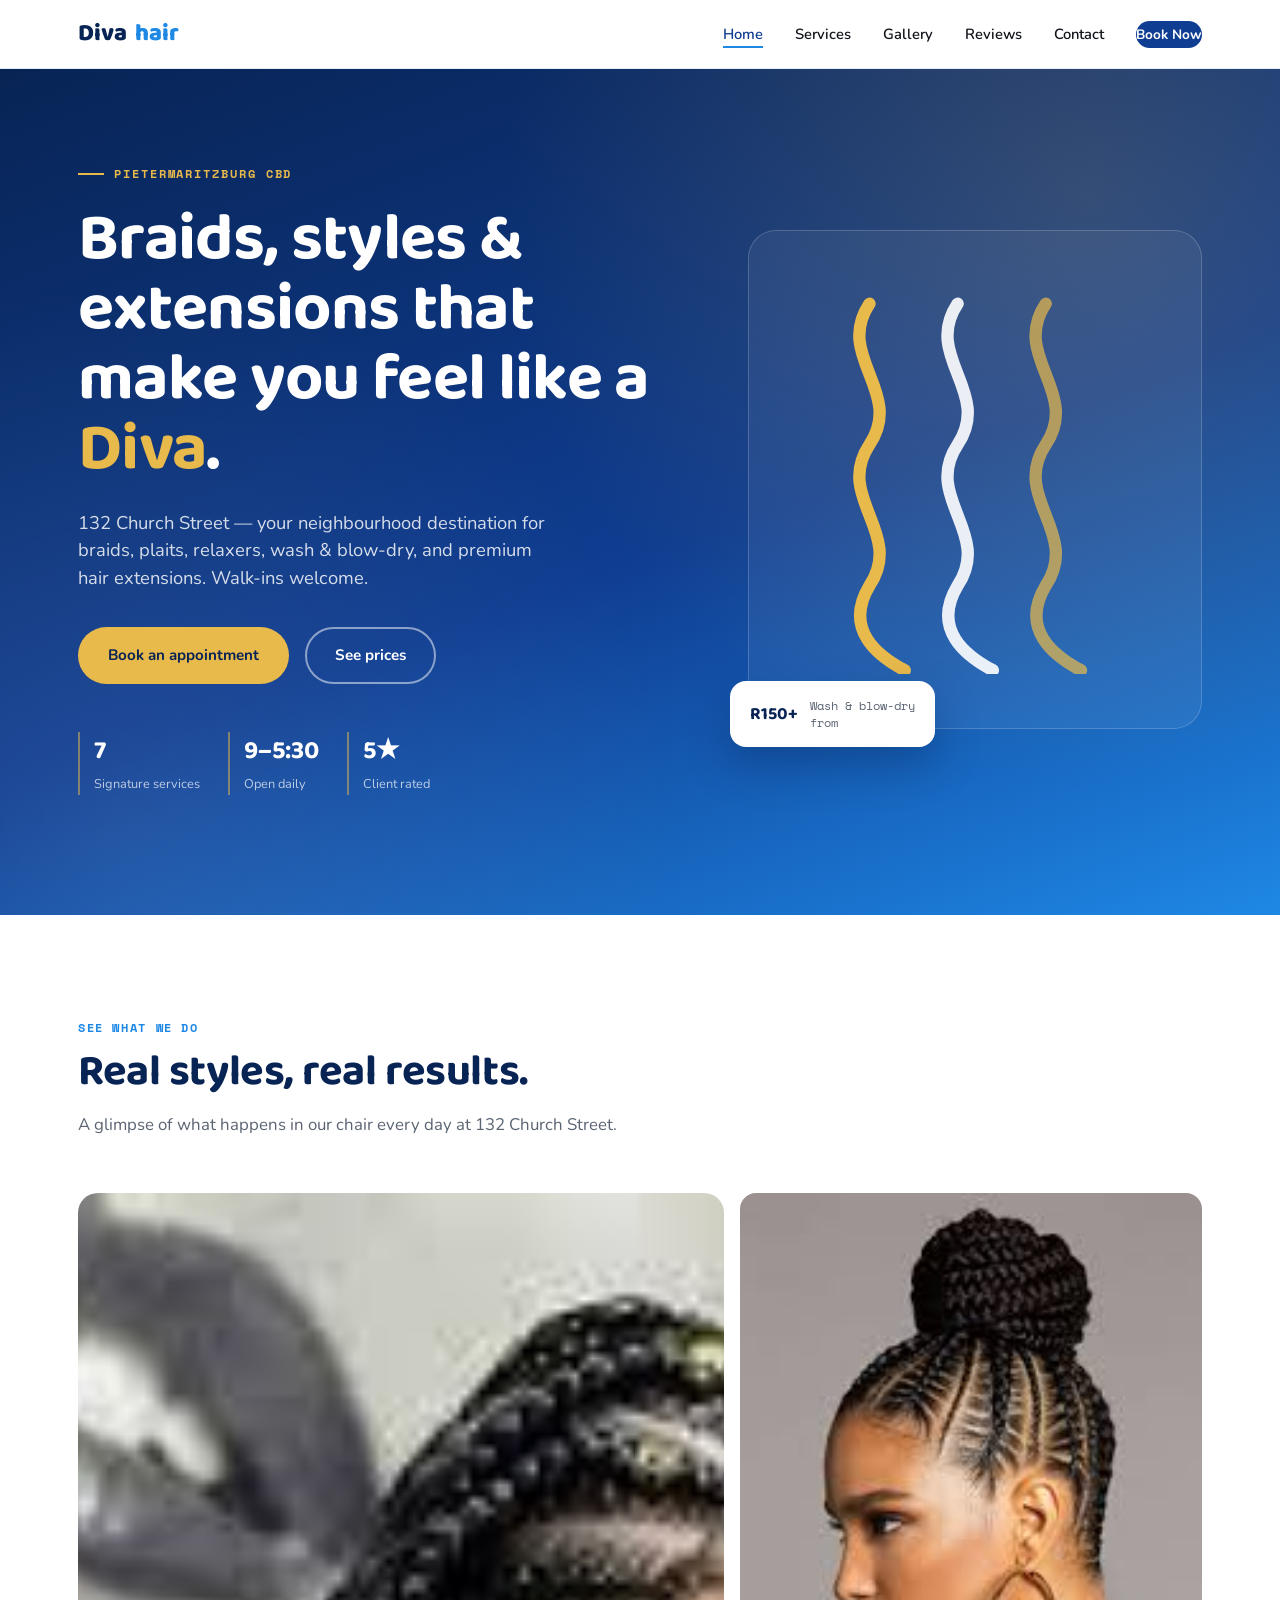
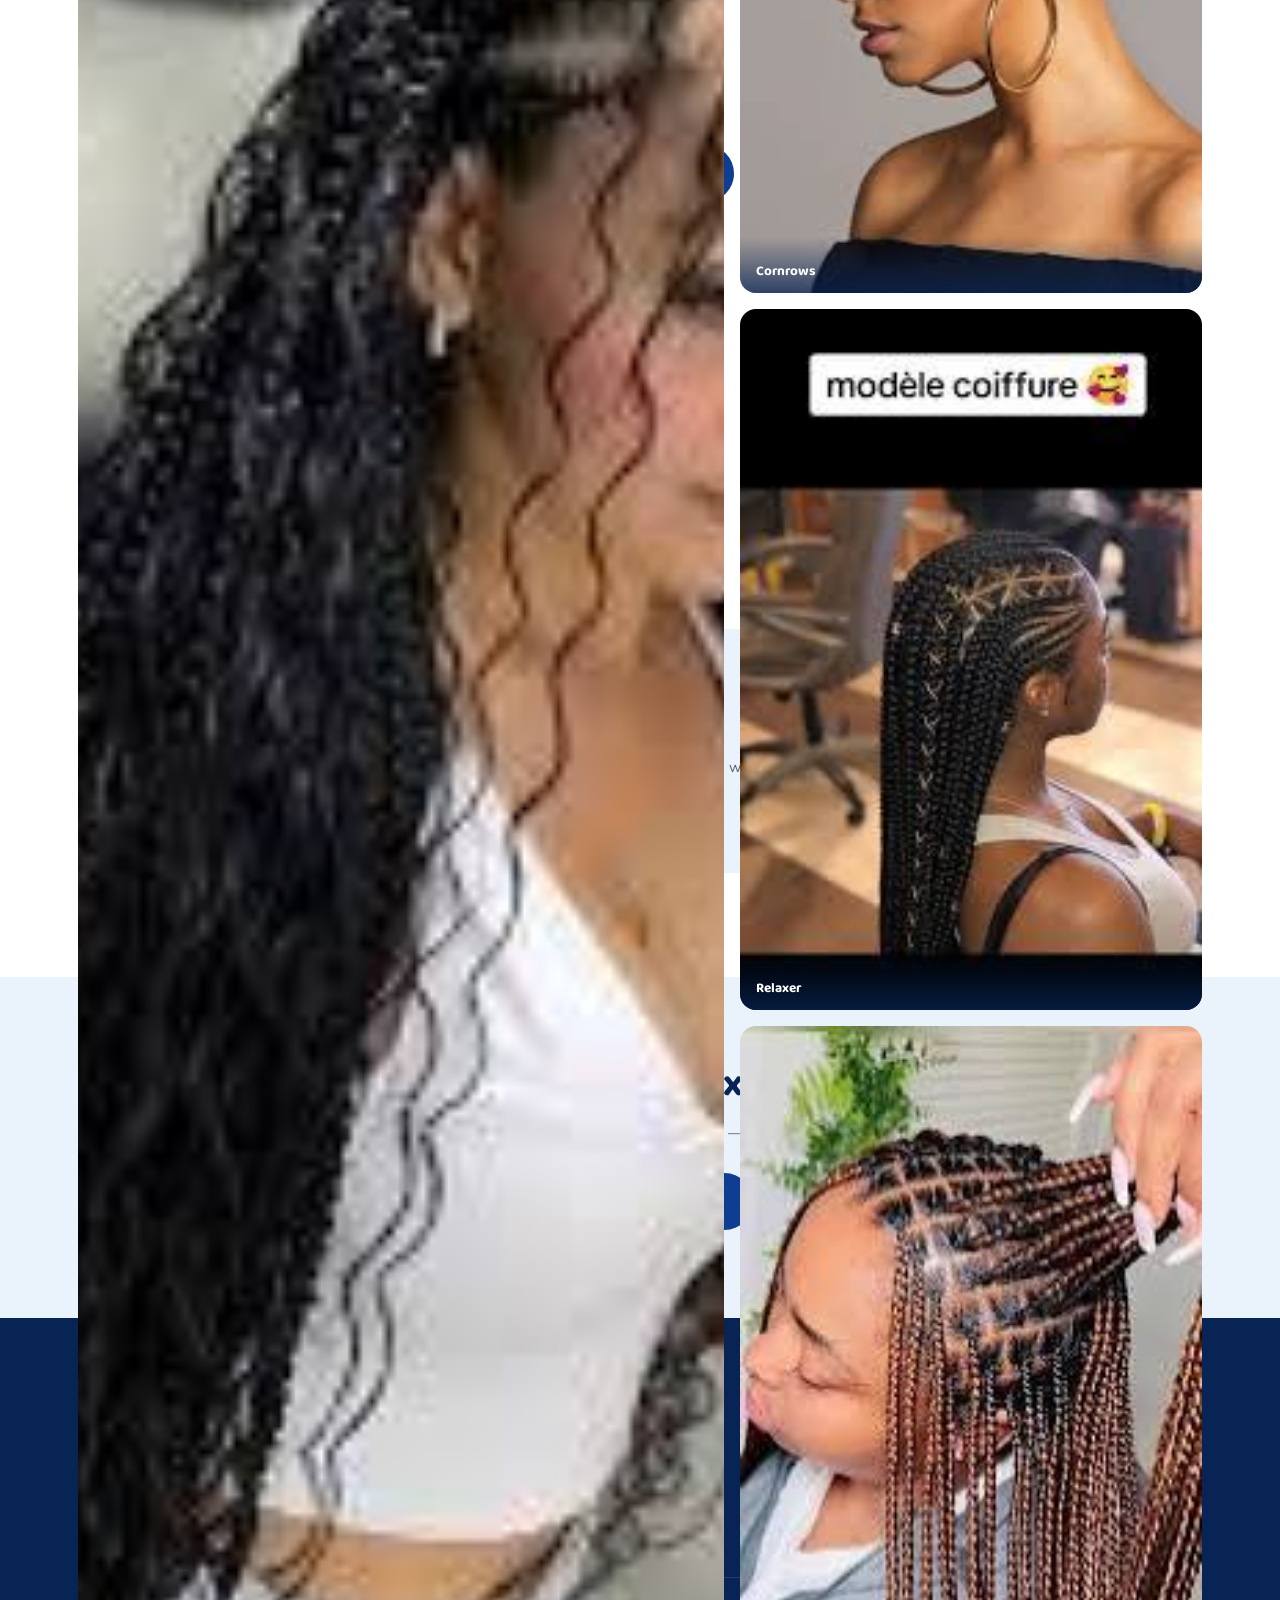
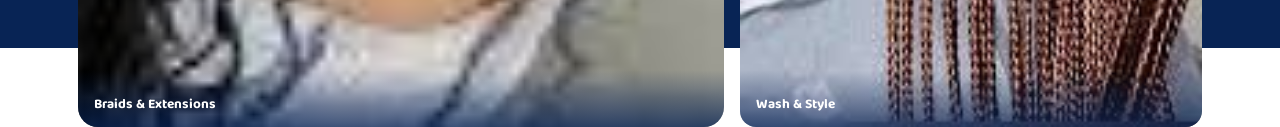
<file: index.html>
<!DOCTYPE html>
<html lang="en">
<head>
<meta charset="UTF-8">
<meta name="viewport" content="width=device-width, initial-scale=1.0">
<meta name="google-site-verification" content="rYS15kgGWvTqu-h1DoiPBVk_CqBC08pRP7_UBEqhouI" />
<title>Divahair — Braids, Styles & Extensions | Pietermaritzburg CBD</title>
<link rel="preconnect" href="https://fonts.googleapis.com">
<link rel="preconnect" href="https://fonts.gstatic.com" crossorigin>
<link href="https://fonts.googleapis.com/css2?family=Baloo+2:wght@400;500;600;700;800&family=Nunito:wght@400;500;600;700;800&family=Space+Mono:wght@400;700&display=swap" rel="stylesheet">
<link rel="stylesheet" href="style.css">
</head>
<body>

<a href="#main" class="skip-link">Skip to content</a>

<header>
  <nav class="nav">
    <a href="index.html" class="logo">Diva<span>hair</span></a>
    <ul class="nav-links" id="navLinks">
      <li><a href="index.html" class="active">Home</a></li>
      <li><a href="services.html">Services</a></li>
      <li><a href="gallery.html">Gallery</a></li>
      <li><a href="reviews.html">Reviews</a></li>
      <li><a href="contact.html">Contact</a></li>
      <li><a href="contact.html" class="nav-cta">Book Now</a></li>
    </ul>
    <button class="burger" id="burgerBtn" aria-label="Open menu" aria-expanded="false" aria-controls="navLinks">
      <span></span><span></span><span></span>
    </button>
  </nav>
</header>

<main id="main">

  <!-- HERO -->
  <section class="hero">
    <div class="container hero-grid">
      <div>
        <div class="hero-eyebrow">Pietermaritzburg CBD</div>
        <h1>Braids, styles &amp; extensions that make you feel like a <em>Diva</em>.</h1>
        <p class="lede">132 Church Street — your neighbourhood destination for braids, plaits, relaxers, wash &amp; blow-dry, and premium hair extensions. Walk-ins welcome.</p>
        <div class="hero-actions">
          <a href="contact.html" class="btn btn-primary">Book an appointment</a>
          <a href="services.html" class="btn btn-outline">See prices</a>
        </div>
        <div class="hero-stats">
          <div><strong>7</strong><span>Signature services</span></div>
          <div><strong>9–5:30</strong><span>Open daily</span></div>
          <div><strong>5★</strong><span>Client rated</span></div>
        </div>
      </div>
      <div class="hero-visual">
        <div class="braid-card">
          <svg viewBox="0 0 200 220" fill="none" xmlns="http://www.w3.org/2000/svg" aria-hidden="true">
            <path d="M40 10 C 20 40, 60 60, 40 90 C 20 120, 60 140, 40 170 C 25 195, 45 210, 60 218" stroke="#E8B94B" stroke-width="7" stroke-linecap="round"/>
            <path d="M90 10 C 70 40, 110 60, 90 90 C 70 120, 110 140, 90 170 C 75 195, 95 210, 110 218" stroke="#FFFFFF" stroke-width="7" stroke-linecap="round" opacity="0.9"/>
            <path d="M140 10 C 120 40, 160 60, 140 90 C 120 120, 160 140, 140 170 C 125 195, 145 210, 160 218" stroke="#E8B94B" stroke-width="7" stroke-linecap="round" opacity="0.7"/>
          </svg>
        </div>
        <div class="hero-badge">
          <strong>R150+</strong>
          <span>Wash &amp; blow-dry<br>from</span>
        </div>
      </div>
    </div>
  </section>

  <!-- HOME PHOTOS -->
  <section class="home-photos">
    <div class="container">
      <div class="section-head">
        <div class="eyebrow">See what we do</div>
        <h2>Real styles, real results.</h2>
        <p>A glimpse of what happens in our chair every day at 132 Church Street.</p>
      </div>
      <div class="home-photo-grid">
        <div class="hp-main">
          <img src="images/home-1.jpg" alt="Divahair salon style 1" loading="lazy">
          <div class="hp-label">Braids & Extensions</div>
        </div>
        <div class="hp-side">
          <div class="hp-small">
            <img src="images/home-2.jpg" alt="Divahair salon style 2" loading="lazy">
            <div class="hp-label">Cornrows</div>
          </div>
          <div class="hp-small">
            <img src="images/home-3.jpg" alt="Divahair salon style 3" loading="lazy">
            <div class="hp-label">Relaxer</div>
          </div>
          <div class="hp-small">
            <img src="images/home-4.jpg" alt="Divahair salon style 4" loading="lazy">
            <div class="hp-label">Wash & Style</div>
          </div>
        </div>
      </div>
      <div style="text-align:center;margin-top:32px;">
        <a href="gallery.html" class="btn btn-primary" style="background:var(--diva-blue);color:#fff;">See full gallery →</a>
      </div>
    </div>
  </section>

  <!-- PAGE PREVIEWS -->
  <section>
    <div class="container">
      <div class="section-head">
        <div class="eyebrow">Explore Divahair</div>
        <h2>Everything you need, one click away.</h2>
        <p>Browse our full menu, see our work, read client reviews, or book your seat.</p>
      </div>
      <div class="preview-grid">

        <a href="services.html" class="preview-card">
          <div class="p-icon"><svg width="22" height="22" viewBox="0 0 24 24" fill="none" stroke="currentColor" stroke-width="2"><path d="M12 2 C 7 6, 15 10, 12 14 C 9 18, 15 20, 12 22"/></svg></div>
          <h3>Services &amp; Pricing</h3>
          <p>Braids, cornrows, relaxers, wash &amp; blow-dry, extensions — full menu with prices in Rand.</p>
          <span class="link-arrow">View menu →</span>
        </a>

        <a href="gallery.html" class="preview-card">
          <div class="p-icon"><svg width="22" height="22" viewBox="0 0 24 24" fill="none" stroke="currentColor" stroke-width="2"><rect x="3" y="5" width="18" height="14" rx="2"/><circle cx="9" cy="11" r="2"/><path d="M21 17l-5-5-4 4-2-2-5 5"/></svg></div>
          <h3>Gallery</h3>
          <p>A look at recent styles and finished work from the Divahair chair.</p>
          <span class="link-arrow">See photos →</span>
        </a>

        <a href="reviews.html" class="preview-card">
          <div class="p-icon"><svg width="22" height="22" viewBox="0 0 24 24" fill="none" stroke="currentColor" stroke-width="2"><path d="M12 17.3l-6.2 3.6 1.6-7-5.4-4.7 7.1-.6L12 2l2.9 6.6 7.1.6-5.4 4.7 1.6 7z"/></svg></div>
          <h3>Client Reviews</h3>
          <p>See what clients across Pietermaritzburg CBD say about their visits.</p>
          <span class="link-arrow">Read reviews →</span>
        </a>

      </div>
    </div>
  </section>

  <!-- CTA -->
  <section class="cta-band">
    <div class="container">
      <h2>Ready for your next look?</h2>
      <p>Message us on WhatsApp or fill out the booking form — we'll confirm your slot fast.</p>
      <a href="contact.html" class="btn btn-primary" style="background:var(--diva-blue);color:#fff;">Book your appointment</a>
    </div>
  </section>

</main>

<footer>
  <div class="container">
    <div class="footer-grid">
      <div>
        <div class="footer-logo">Diva<span>hair</span></div>
        <p style="font-size:0.9rem;max-width:280px;">Braids, plaits, styles &amp; extensions in the heart of Pietermaritzburg CBD.</p>
      </div>
      <div>
        <h4>Explore</h4>
        <ul>
          <li><a href="services.html">Services &amp; pricing</a></li>
          <li><a href="gallery.html">Gallery</a></li>
          <li><a href="reviews.html">Reviews</a></li>
          <li><a href="contact.html">Book now</a></li>
        </ul>
      </div>
      <div>
        <h4>Contact</h4>
        <ul>
          <li>132 Church Street, PMB CBD</li>
          <li><a href="tel:+27670207283">+27 67 020 7283</a></li>
          <li><a href="mailto:d97587090@gmail.com">d97587090@gmail.com</a></li>
          <li>Mon–Sat, 9:00 – 17:30</li>
        </ul>
      </div>
    </div>
    <div class="footer-bottom">
      <span>© 2026 Divahair. All rights reserved.</span>
      <span>132 Church Street, Pietermaritzburg CBD</span>
    </div>
  </div>
</footer>

<script src="script.js"></script>
</body>
</html>
</file>
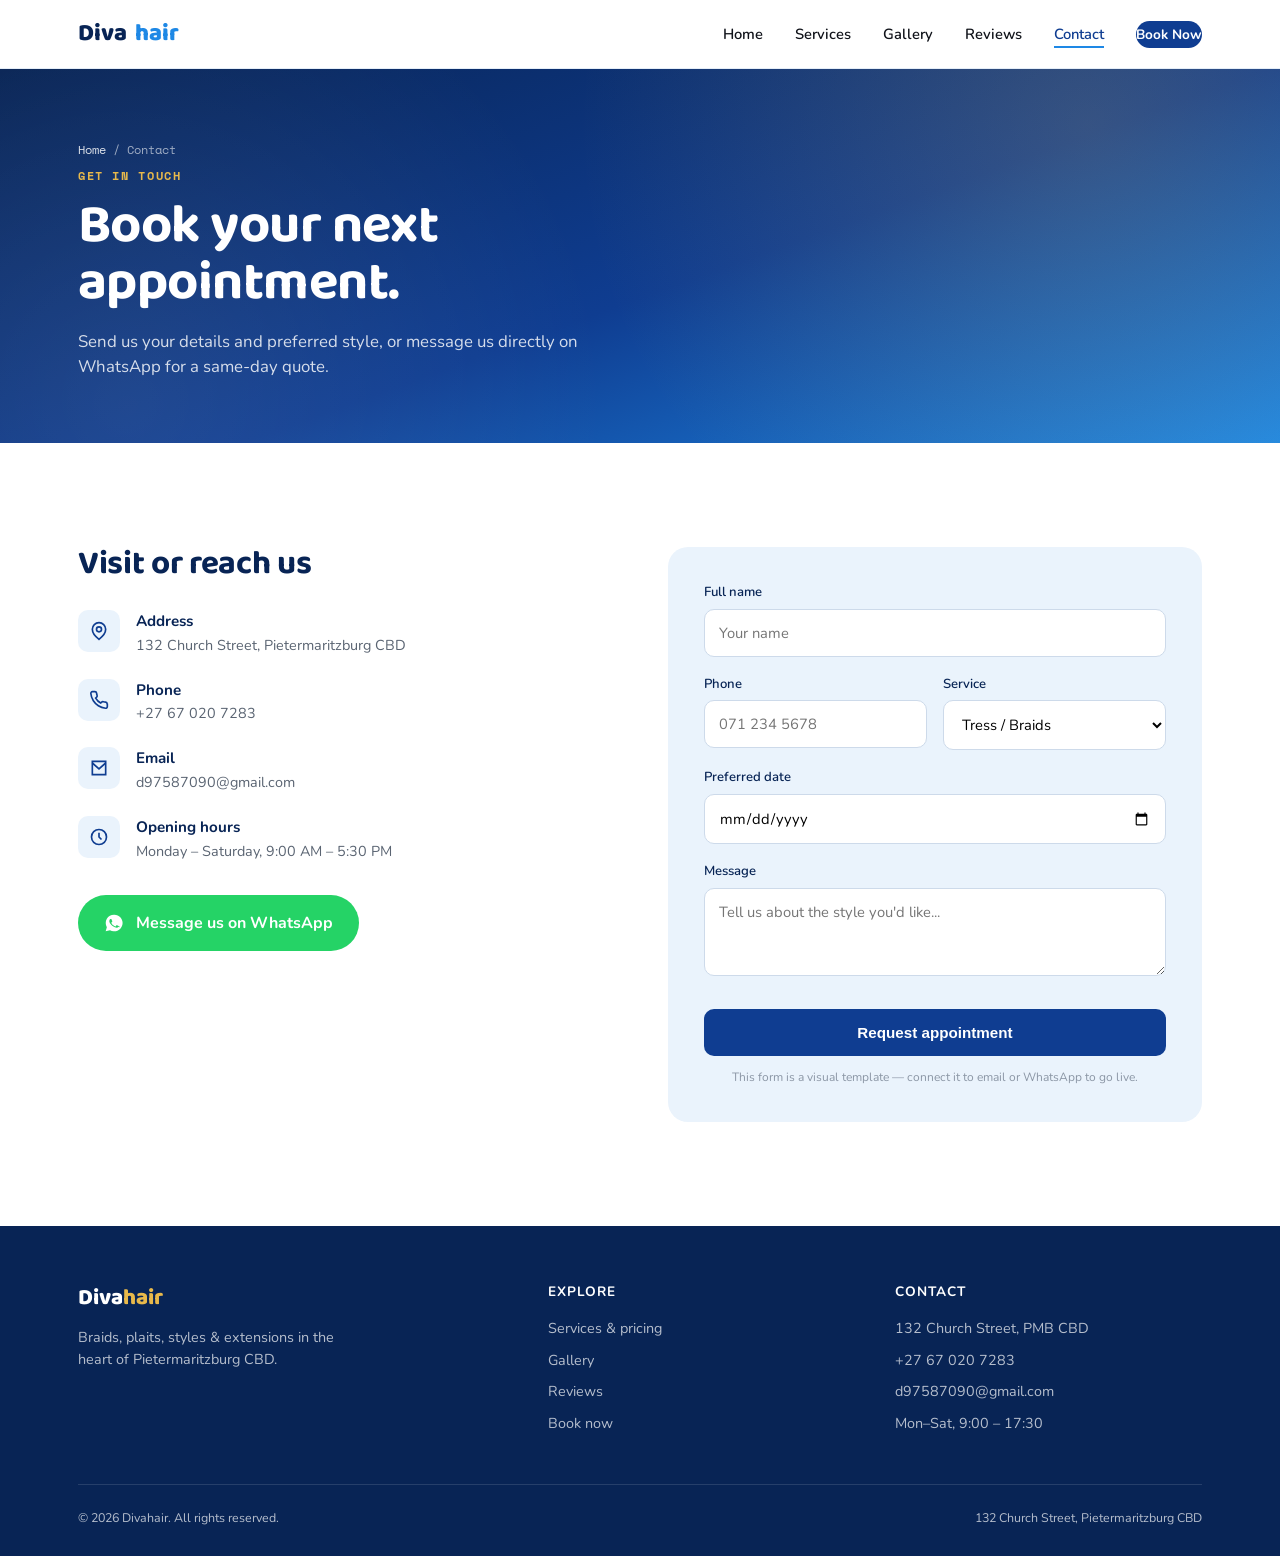
<file: contact.html>
<!DOCTYPE html>
<html lang="en">
<head>
<meta charset="UTF-8">
<meta name="viewport" content="width=device-width, initial-scale=1.0">
<title>Contact & Booking — Divahair</title>
<link rel="preconnect" href="https://fonts.googleapis.com">
<link rel="preconnect" href="https://fonts.gstatic.com" crossorigin>
<link href="https://fonts.googleapis.com/css2?family=Baloo+2:wght@400;500;600;700;800&family=Nunito:wght@400;500;600;700;800&family=Space+Mono:wght@400;700&display=swap" rel="stylesheet">
<link rel="stylesheet" href="style.css">
</head>
<body>

<a href="#main" class="skip-link">Skip to content</a>

<header>
  <nav class="nav">
    <a href="index.html" class="logo">Diva<span>hair</span></a>
    <ul class="nav-links" id="navLinks">
      <li><a href="index.html">Home</a></li>
      <li><a href="services.html">Services</a></li>
      <li><a href="gallery.html">Gallery</a></li>
      <li><a href="reviews.html">Reviews</a></li>
      <li><a href="contact.html" class="active">Contact</a></li>
      <li><a href="contact.html" class="nav-cta">Book Now</a></li>
    </ul>
    <button class="burger" id="burgerBtn" aria-label="Open menu" aria-expanded="false" aria-controls="navLinks">
      <span></span><span></span><span></span>
    </button>
  </nav>
</header>

<main id="main">

  <div class="page-header">
    <div class="container">
      <div class="breadcrumb"><a href="index.html">Home</a> / Contact</div>
      <div class="eyebrow">Get in touch</div>
      <h1>Book your next appointment.</h1>
      <p>Send us your details and preferred style, or message us directly on WhatsApp for a same-day quote.</p>
    </div>
  </div>

  <section class="booking">
    <div class="container booking-grid">
      <div>
        <h2 style="color:var(--diva-blue-deep);font-size:clamp(1.6rem,2.6vw,2.1rem);">Visit or reach us</h2>

        <div class="info-list">
          <div class="item">
            <div class="ico"><svg width="20" height="20" viewBox="0 0 24 24" fill="none" stroke="currentColor" stroke-width="2"><path d="M20 10c0 6-8 12-8 12s-8-6-8-12a8 8 0 0 1 16 0z"/><circle cx="12" cy="10" r="3"/></svg></div>
            <div><strong>Address</strong><span>132 Church Street, Pietermaritzburg CBD</span></div>
          </div>
          <div class="item">
            <div class="ico"><svg width="20" height="20" viewBox="0 0 24 24" fill="none" stroke="currentColor" stroke-width="2"><path d="M22 16.9v3a2 2 0 0 1-2.2 2 19.8 19.8 0 0 1-8.6-3 19.5 19.5 0 0 1-6-6 19.8 19.8 0 0 1-3-8.7A2 2 0 0 1 4.1 2h3a2 2 0 0 1 2 1.7c.1.9.3 1.8.6 2.7a2 2 0 0 1-.5 2.1L8 9.7a16 16 0 0 0 6 6l1.2-1.2a2 2 0 0 1 2.1-.5c.9.3 1.8.5 2.7.6a2 2 0 0 1 1.7 2z"/></svg></div>
            <div><strong>Phone</strong><a href="tel:+27670207283">+27 67 020 7283</a></div>
          </div>
          <div class="item">
            <div class="ico"><svg width="20" height="20" viewBox="0 0 24 24" fill="none" stroke="currentColor" stroke-width="2"><path d="M4 4h16v16H4z"/><path d="M4 6l8 7 8-7"/></svg></div>
            <div><strong>Email</strong><a href="mailto:d97587090@gmail.com">d97587090@gmail.com</a></div>
          </div>
          <div class="item">
            <div class="ico"><svg width="20" height="20" viewBox="0 0 24 24" fill="none" stroke="currentColor" stroke-width="2"><circle cx="12" cy="12" r="9"/><path d="M12 7v5l3 3"/></svg></div>
            <div><strong>Opening hours</strong><span>Monday – Saturday, 9:00 AM – 5:30 PM</span></div>
          </div>
        </div>

        <a href="https://wa.me/27670207283" class="whatsapp-cta" target="_blank" rel="noopener">
          <svg width="20" height="20" viewBox="0 0 24 24" fill="currentColor"><path d="M12 2a10 10 0 0 0-8.6 15L2 22l5.2-1.4A10 10 0 1 0 12 2zm5.7 14.2c-.2.7-1.4 1.3-2 1.4-.5.1-1.1.1-1.8-.1-.4-.1-.9-.3-1.6-.6-2.8-1.2-4.6-4-4.8-4.2-.1-.2-1.1-1.5-1.1-2.9s.7-2 .9-2.3c.2-.3.5-.3.7-.3h.5c.2 0 .4 0 .6.5.2.5.7 1.8.8 1.9.1.2.1.4 0 .6-.1.2-.2.3-.4.5-.2.2-.4.4-.5.6-.2.2-.4.4-.2.7.2.3.9 1.5 1.9 2.4 1.3 1.2 2.4 1.5 2.7 1.7.3.2.5.1.7-.1.2-.2.8-.9 1-1.2.2-.3.4-.3.7-.2.3.1 1.8.9 2.1 1 .3.2.5.2.6.3.1.2.1.9-.1 1.6z"/></svg>
          Message us on WhatsApp
        </a>
      </div>

      <form onsubmit="return false;">
        <div class="field">
          <label for="name">Full name</label>
          <input type="text" id="name" placeholder="Your name" required>
        </div>
        <div class="field-row">
          <div class="field">
            <label for="phone">Phone</label>
            <input type="tel" id="phone" placeholder="071 234 5678" required>
          </div>
          <div class="field">
            <label for="service">Service</label>
            <select id="service">
              <option>Tress / Braids</option>
              <option>Planter / Cornrows</option>
              <option>Models &amp; Styles</option>
              <option>Relaxer</option>
              <option>Wash</option>
              <option>Extensions &amp; Mèches</option>
            </select>
          </div>
        </div>
        <div class="field">
          <label for="date">Preferred date</label>
          <input type="date" id="date">
        </div>
        <div class="field">
          <label for="message">Message</label>
          <textarea id="message" rows="3" placeholder="Tell us about the style you'd like..."></textarea>
        </div>
        <button type="submit" class="submit-btn">Request appointment</button>
        <p class="form-note">This form is a visual template — connect it to email or WhatsApp to go live.</p>
      </form>
    </div>
  </section>

</main>

<footer>
  <div class="container">
    <div class="footer-grid">
      <div>
        <div class="footer-logo">Diva<span>hair</span></div>
        <p style="font-size:0.9rem;max-width:280px;">Braids, plaits, styles &amp; extensions in the heart of Pietermaritzburg CBD.</p>
      </div>
      <div>
        <h4>Explore</h4>
        <ul>
          <li><a href="services.html">Services &amp; pricing</a></li>
          <li><a href="gallery.html">Gallery</a></li>
          <li><a href="reviews.html">Reviews</a></li>
          <li><a href="contact.html">Book now</a></li>
        </ul>
      </div>
      <div>
        <h4>Contact</h4>
        <ul>
          <li>132 Church Street, PMB CBD</li>
          <li><a href="tel:+27670207283">+27 67 020 7283</a></li>
          <li><a href="mailto:d97587090@gmail.com">d97587090@gmail.com</a></li>
          <li>Mon–Sat, 9:00 – 17:30</li>
        </ul>
      </div>
    </div>
    <div class="footer-bottom">
      <span>© 2026 Divahair. All rights reserved.</span>
      <span>132 Church Street, Pietermaritzburg CBD</span>
    </div>
  </div>
</footer>

<script src="script.js"></script>
</body>
</html>
</file>
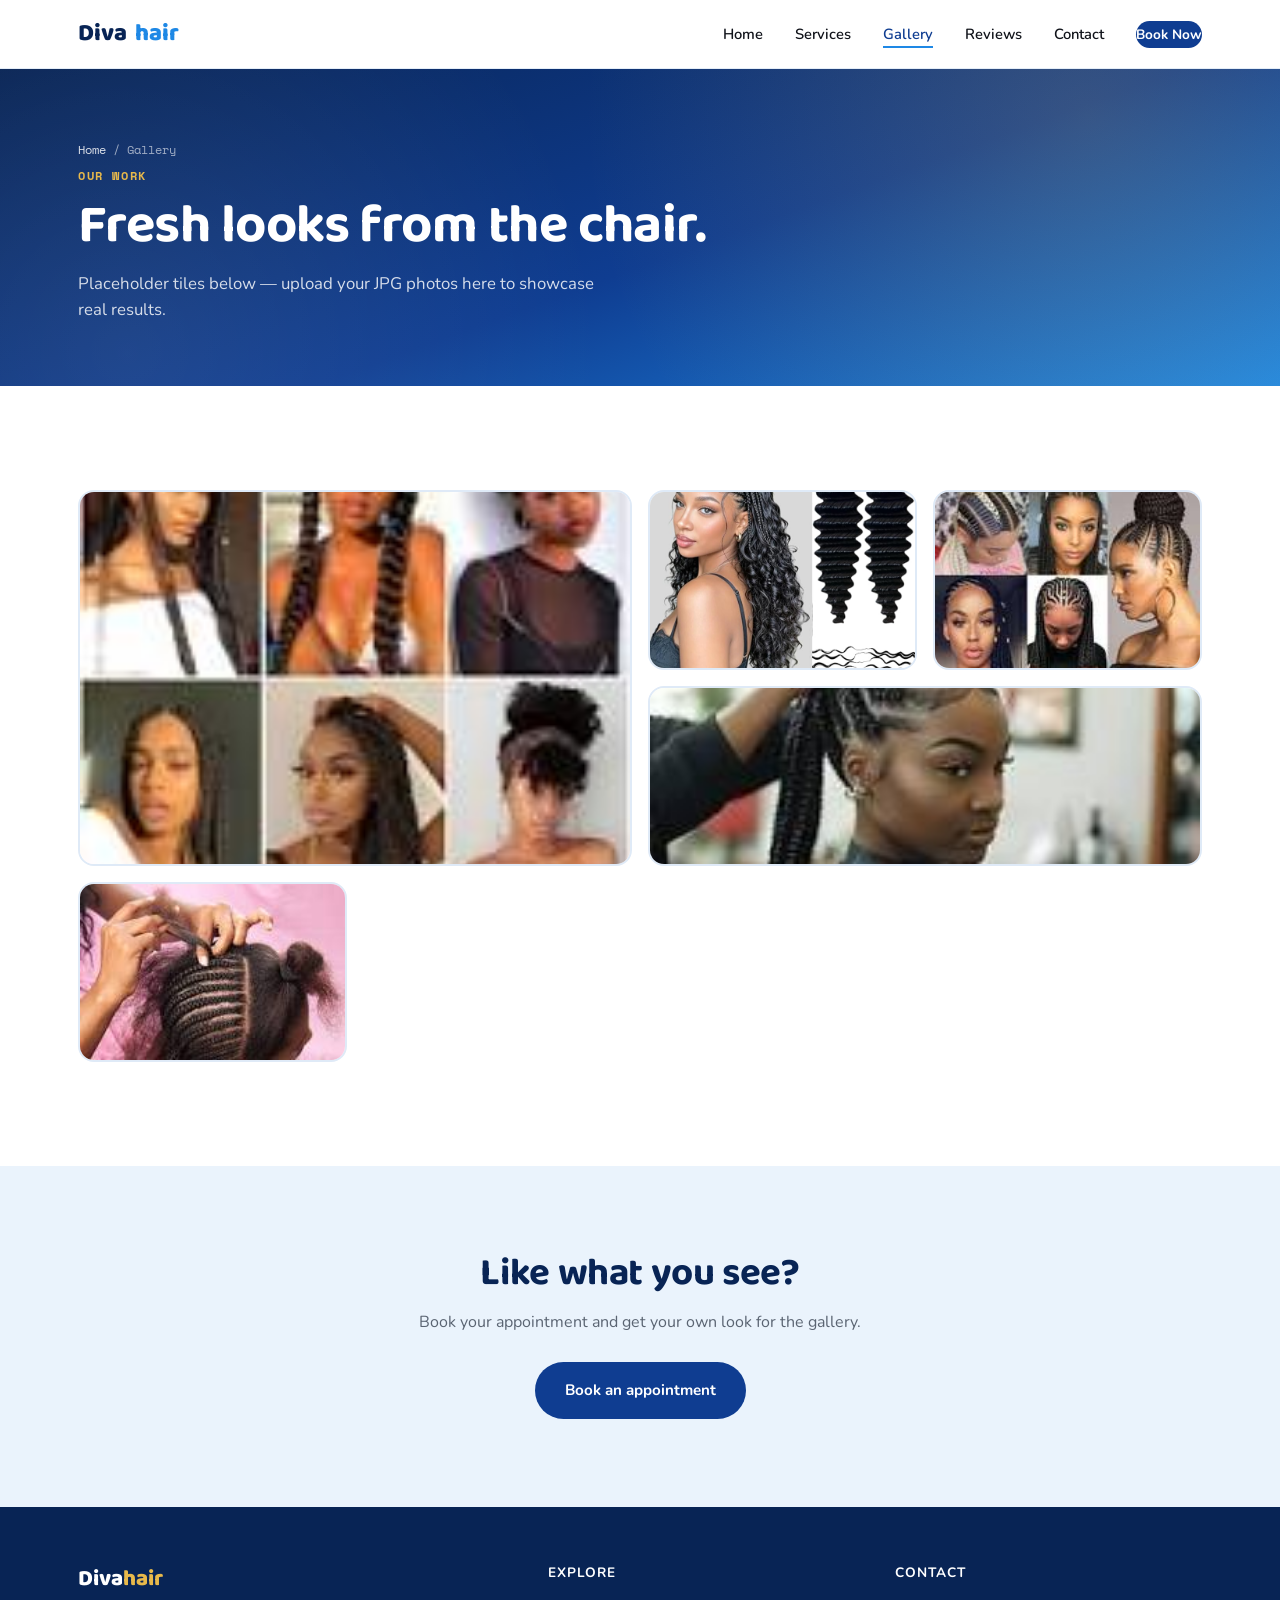
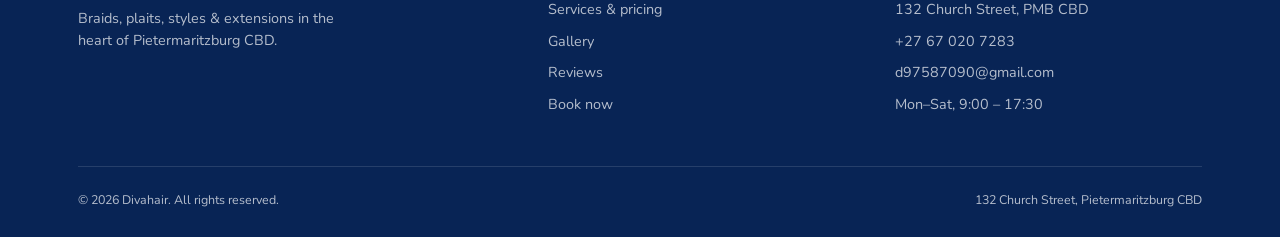
<file: gallery.html>
<!DOCTYPE html>
<html lang="en">
<head>
<meta charset="UTF-8">
<meta name="viewport" content="width=device-width, initial-scale=1.0">
<title>Gallery — Divahair</title>
<link rel="preconnect" href="https://fonts.googleapis.com">
<link rel="preconnect" href="https://fonts.gstatic.com" crossorigin>
<link href="https://fonts.googleapis.com/css2?family=Baloo+2:wght@400;500;600;700;800&family=Nunito:wght@400;500;600;700;800&family=Space+Mono:wght@400;700&display=swap" rel="stylesheet">
<link rel="stylesheet" href="style.css">
</head>
<body>

<a href="#main" class="skip-link">Skip to content</a>

<header>
  <nav class="nav">
    <a href="index.html" class="logo">Diva<span>hair</span></a>
    <ul class="nav-links" id="navLinks">
      <li><a href="index.html">Home</a></li>
      <li><a href="services.html">Services</a></li>
      <li><a href="gallery.html" class="active">Gallery</a></li>
      <li><a href="reviews.html">Reviews</a></li>
      <li><a href="contact.html">Contact</a></li>
      <li><a href="contact.html" class="nav-cta">Book Now</a></li>
    </ul>
    <button class="burger" id="burgerBtn" aria-label="Open menu" aria-expanded="false" aria-controls="navLinks">
      <span></span><span></span><span></span>
    </button>
  </nav>
</header>

<main id="main">

  <div class="page-header">
    <div class="container">
      <div class="breadcrumb"><a href="index.html">Home</a> / Gallery</div>
      <div class="eyebrow">Our work</div>
      <h1>Fresh looks from the chair.</h1>
      <p>Placeholder tiles below — upload your JPG photos here to showcase real results.</p>
    </div>
  </div>

  <section>
    <div class="container">
      <div class="gallery-grid">
        <div class="g-item"><img src="images/gallery-1.jpg" alt="Braids style — replace with a real Divahair photo" loading="lazy"></div>
        <div class="g-item"><img src="images/gallery-2.jpg" alt="Cornrows style — replace with a real Divahair photo" loading="lazy"></div>
        <div class="g-item"><img src="images/gallery-3.jpg" alt="Styling — replace with a real Divahair photo" loading="lazy"></div>
        <div class="g-item"><img src="images/gallery-4.jpg" alt="Extensions — replace with a real Divahair photo" loading="lazy"></div>
        <div class="g-item"><img src="images/gallery-5.jpg" alt="Finished look — replace with a real Divahair photo" loading="lazy"></div>
      </div>
    </div>
  </section>

  <section class="cta-band">
    <div class="container">
      <h2>Like what you see?</h2>
      <p>Book your appointment and get your own look for the gallery.</p>
      <a href="contact.html" class="btn btn-primary" style="background:var(--diva-blue);color:#fff;">Book an appointment</a>
    </div>
  </section>

</main>

<footer>
  <div class="container">
    <div class="footer-grid">
      <div>
        <div class="footer-logo">Diva<span>hair</span></div>
        <p style="font-size:0.9rem;max-width:280px;">Braids, plaits, styles &amp; extensions in the heart of Pietermaritzburg CBD.</p>
      </div>
      <div>
        <h4>Explore</h4>
        <ul>
          <li><a href="services.html">Services &amp; pricing</a></li>
          <li><a href="gallery.html">Gallery</a></li>
          <li><a href="reviews.html">Reviews</a></li>
          <li><a href="contact.html">Book now</a></li>
        </ul>
      </div>
      <div>
        <h4>Contact</h4>
        <ul>
          <li>132 Church Street, PMB CBD</li>
          <li><a href="tel:+27670207283">+27 67 020 7283</a></li>
          <li><a href="mailto:d97587090@gmail.com">d97587090@gmail.com</a></li>
          <li>Mon–Sat, 9:00 – 17:30</li>
        </ul>
      </div>
    </div>
    <div class="footer-bottom">
      <span>© 2026 Divahair. All rights reserved.</span>
      <span>132 Church Street, Pietermaritzburg CBD</span>
    </div>
  </div>
</footer>

<script src="script.js"></script>
</body>
</html>
</file>
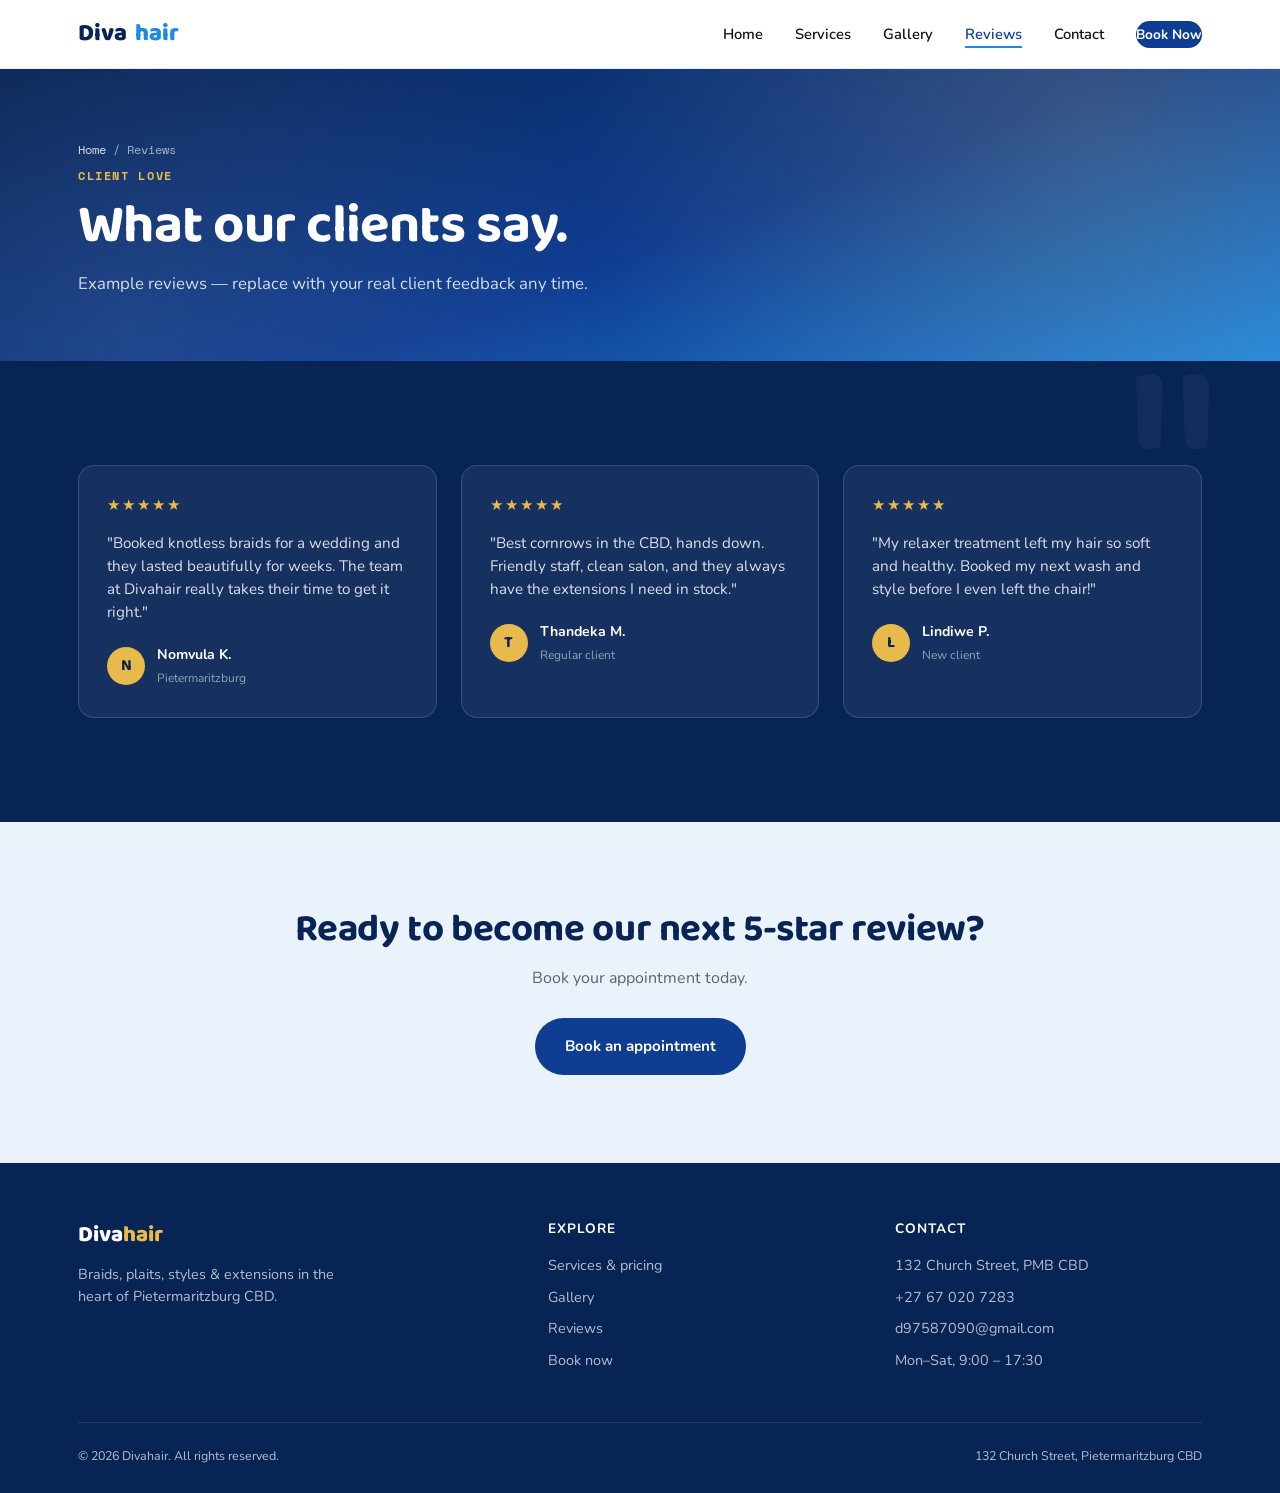
<file: reviews.html>
<!DOCTYPE html>
<html lang="en">
<head>
<meta charset="UTF-8">
<meta name="viewport" content="width=device-width, initial-scale=1.0">
<title>Client Reviews — Divahair</title>
<link rel="preconnect" href="https://fonts.googleapis.com">
<link rel="preconnect" href="https://fonts.gstatic.com" crossorigin>
<link href="https://fonts.googleapis.com/css2?family=Baloo+2:wght@400;500;600;700;800&family=Nunito:wght@400;500;600;700;800&family=Space+Mono:wght@400;700&display=swap" rel="stylesheet">
<link rel="stylesheet" href="style.css">
</head>
<body>

<a href="#main" class="skip-link">Skip to content</a>

<header>
  <nav class="nav">
    <a href="index.html" class="logo">Diva<span>hair</span></a>
    <ul class="nav-links" id="navLinks">
      <li><a href="index.html">Home</a></li>
      <li><a href="services.html">Services</a></li>
      <li><a href="gallery.html">Gallery</a></li>
      <li><a href="reviews.html" class="active">Reviews</a></li>
      <li><a href="contact.html">Contact</a></li>
      <li><a href="contact.html" class="nav-cta">Book Now</a></li>
    </ul>
    <button class="burger" id="burgerBtn" aria-label="Open menu" aria-expanded="false" aria-controls="navLinks">
      <span></span><span></span><span></span>
    </button>
  </nav>
</header>

<main id="main">

  <div class="page-header">
    <div class="container">
      <div class="breadcrumb"><a href="index.html">Home</a> / Reviews</div>
      <div class="eyebrow">Client love</div>
      <h1>What our clients say.</h1>
      <p>Example reviews — replace with your real client feedback any time.</p>
    </div>
  </div>

  <section class="reviews">
    <div class="container">
      <div class="review-grid">

        <div class="review-card">
          <div class="stars">★★★★★</div>
          <p>"Booked knotless braids for a wedding and they lasted beautifully for weeks. The team at Divahair really takes their time to get it right."</p>
          <div class="reviewer">
            <div class="avatar">N</div>
            <div><strong>Nomvula K.</strong><span>Pietermaritzburg</span></div>
          </div>
        </div>

        <div class="review-card">
          <div class="stars">★★★★★</div>
          <p>"Best cornrows in the CBD, hands down. Friendly staff, clean salon, and they always have the extensions I need in stock."</p>
          <div class="reviewer">
            <div class="avatar">T</div>
            <div><strong>Thandeka M.</strong><span>Regular client</span></div>
          </div>
        </div>

        <div class="review-card">
          <div class="stars">★★★★★</div>
          <p>"My relaxer treatment left my hair so soft and healthy. Booked my next wash and style before I even left the chair!"</p>
          <div class="reviewer">
            <div class="avatar">L</div>
            <div><strong>Lindiwe P.</strong><span>New client</span></div>
          </div>
        </div>

      </div>
    </div>
  </section>

  <section class="cta-band">
    <div class="container">
      <h2>Ready to become our next 5-star review?</h2>
      <p>Book your appointment today.</p>
      <a href="contact.html" class="btn btn-primary" style="background:var(--diva-blue);color:#fff;">Book an appointment</a>
    </div>
  </section>

</main>

<footer>
  <div class="container">
    <div class="footer-grid">
      <div>
        <div class="footer-logo">Diva<span>hair</span></div>
        <p style="font-size:0.9rem;max-width:280px;">Braids, plaits, styles &amp; extensions in the heart of Pietermaritzburg CBD.</p>
      </div>
      <div>
        <h4>Explore</h4>
        <ul>
          <li><a href="services.html">Services &amp; pricing</a></li>
          <li><a href="gallery.html">Gallery</a></li>
          <li><a href="reviews.html">Reviews</a></li>
          <li><a href="contact.html">Book now</a></li>
        </ul>
      </div>
      <div>
        <h4>Contact</h4>
        <ul>
          <li>132 Church Street, PMB CBD</li>
          <li><a href="tel:+27670207283">+27 67 020 7283</a></li>
          <li><a href="mailto:d97587090@gmail.com">d97587090@gmail.com</a></li>
          <li>Mon–Sat, 9:00 – 17:30</li>
        </ul>
      </div>
    </div>
    <div class="footer-bottom">
      <span>© 2026 Divahair. All rights reserved.</span>
      <span>132 Church Street, Pietermaritzburg CBD</span>
    </div>
  </div>
</footer>

<script src="script.js"></script>
</body>
</html>
</file>
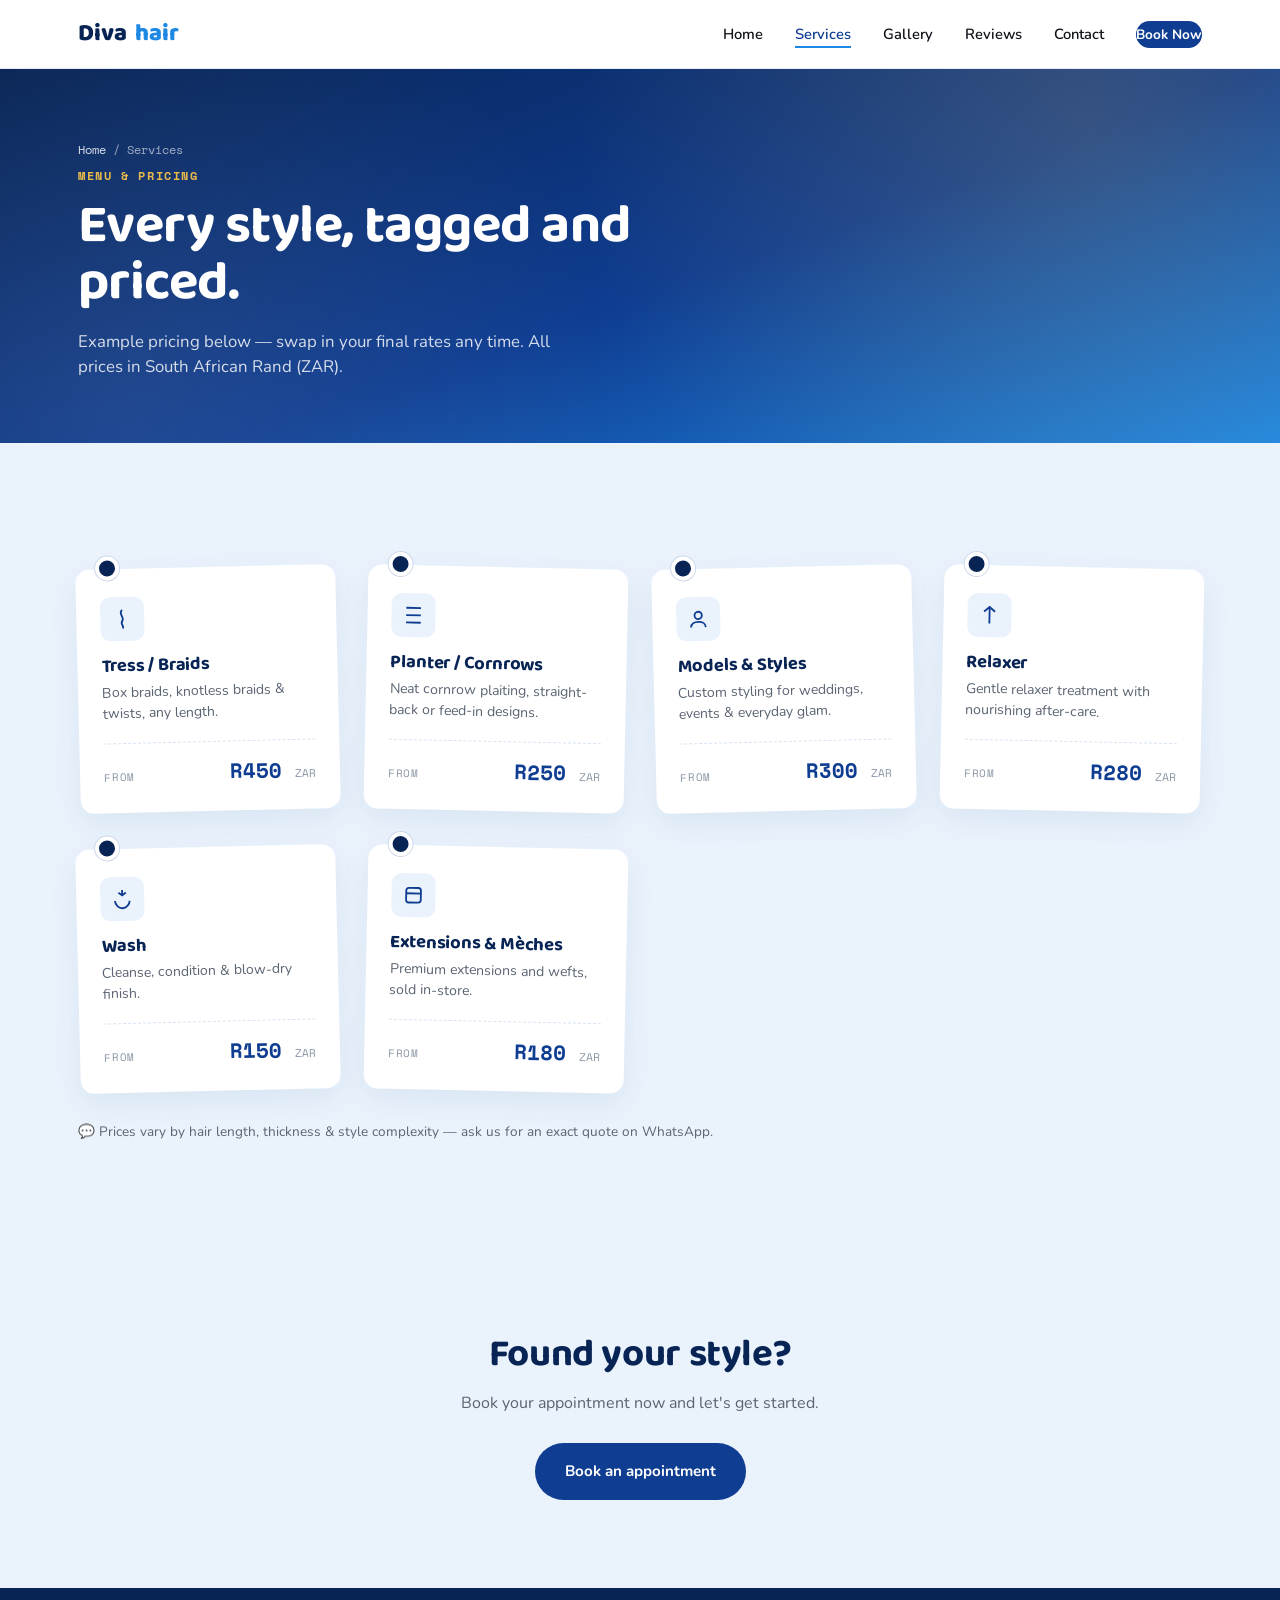
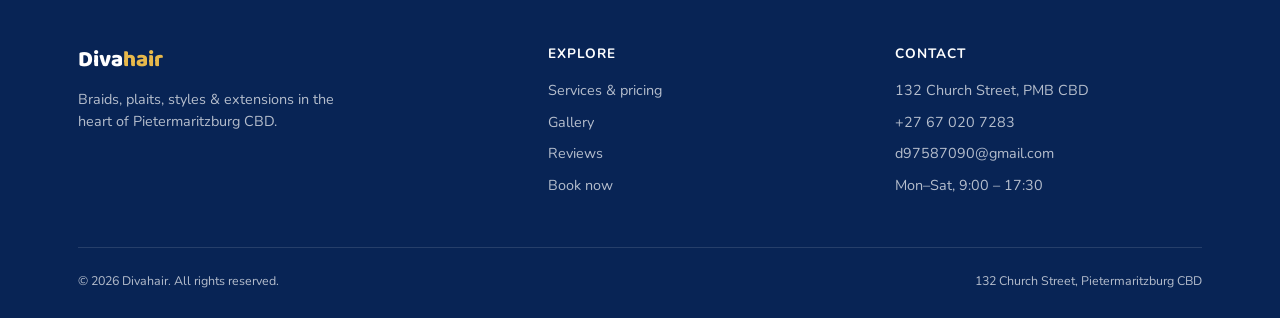
<file: services.html>
<!DOCTYPE html>
<html lang="en">
<head>
<meta charset="UTF-8">
<meta name="viewport" content="width=device-width, initial-scale=1.0">
<title>Services & Pricing — Divahair</title>
<link rel="preconnect" href="https://fonts.googleapis.com">
<link rel="preconnect" href="https://fonts.gstatic.com" crossorigin>
<link href="https://fonts.googleapis.com/css2?family=Baloo+2:wght@400;500;600;700;800&family=Nunito:wght@400;500;600;700;800&family=Space+Mono:wght@400;700&display=swap" rel="stylesheet">
<link rel="stylesheet" href="style.css">
</head>
<body>

<a href="#main" class="skip-link">Skip to content</a>

<header>
  <nav class="nav">
    <a href="index.html" class="logo">Diva<span>hair</span></a>
    <ul class="nav-links" id="navLinks">
      <li><a href="index.html">Home</a></li>
      <li><a href="services.html" class="active">Services</a></li>
      <li><a href="gallery.html">Gallery</a></li>
      <li><a href="reviews.html">Reviews</a></li>
      <li><a href="contact.html">Contact</a></li>
      <li><a href="contact.html" class="nav-cta">Book Now</a></li>
    </ul>
    <button class="burger" id="burgerBtn" aria-label="Open menu" aria-expanded="false" aria-controls="navLinks">
      <span></span><span></span><span></span>
    </button>
  </nav>
</header>

<main id="main">

  <div class="page-header">
    <div class="container">
      <div class="breadcrumb"><a href="index.html">Home</a> / Services</div>
      <div class="eyebrow">Menu &amp; pricing</div>
      <h1>Every style, tagged and priced.</h1>
      <p>Example pricing below — swap in your final rates any time. All prices in South African Rand (ZAR).</p>
    </div>
  </div>

  <section class="services">
    <div class="container">
      <div class="tag-grid">

        <div class="tag">
          <div class="tag-icon"><svg width="22" height="22" viewBox="0 0 24 24" fill="none" stroke="currentColor" stroke-width="2"><path d="M12 2 C 7 6, 15 10, 12 14 C 9 18, 15 20, 12 22"/></svg></div>
          <h3>Tress / Braids</h3>
          <p class="desc">Box braids, knotless braids &amp; twists, any length.</p>
          <div class="tag-price"><span class="from">From</span><span class="amount">R450 <small>ZAR</small></span></div>
        </div>

        <div class="tag">
          <div class="tag-icon"><svg width="22" height="22" viewBox="0 0 24 24" fill="none" stroke="currentColor" stroke-width="2"><path d="M4 4h16M4 12h16M4 20h16"/></svg></div>
          <h3>Planter / Cornrows</h3>
          <p class="desc">Neat cornrow plaiting, straight-back or feed-in designs.</p>
          <div class="tag-price"><span class="from">From</span><span class="amount">R250 <small>ZAR</small></span></div>
        </div>

        <div class="tag">
          <div class="tag-icon"><svg width="22" height="22" viewBox="0 0 24 24" fill="none" stroke="currentColor" stroke-width="2"><circle cx="12" cy="8" r="4"/><path d="M4 21c0-4 4-6 8-6s8 2 8 6"/></svg></div>
          <h3>Models &amp; Styles</h3>
          <p class="desc">Custom styling for weddings, events &amp; everyday glam.</p>
          <div class="tag-price"><span class="from">From</span><span class="amount">R300 <small>ZAR</small></span></div>
        </div>

        <div class="tag">
          <div class="tag-icon"><svg width="22" height="22" viewBox="0 0 24 24" fill="none" stroke="currentColor" stroke-width="2"><path d="M12 3v18M6 8l6-5 6 5"/></svg></div>
          <h3>Relaxer</h3>
          <p class="desc">Gentle relaxer treatment with nourishing after-care.</p>
          <div class="tag-price"><span class="from">From</span><span class="amount">R280 <small>ZAR</small></span></div>
        </div>

        <div class="tag">
          <div class="tag-icon"><svg width="22" height="22" viewBox="0 0 24 24" fill="none" stroke="currentColor" stroke-width="2"><path d="M12 2v6M8 5l4 3 4-3M4 14c0 4 4 8 8 8s8-4 8-8"/></svg></div>
          <h3>Wash</h3>
          <p class="desc">Cleanse, condition &amp; blow-dry finish.</p>
          <div class="tag-price"><span class="from">From</span><span class="amount">R150 <small>ZAR</small></span></div>
        </div>

        <div class="tag">
          <div class="tag-icon"><svg width="22" height="22" viewBox="0 0 24 24" fill="none" stroke="currentColor" stroke-width="2"><rect x="4" y="4" width="16" height="16" rx="3"/><path d="M4 10h16"/></svg></div>
          <h3>Extensions &amp; Mèches</h3>
          <p class="desc">Premium extensions and wefts, sold in-store.</p>
          <div class="tag-price"><span class="from">From</span><span class="amount">R180 <small>ZAR</small></span></div>
        </div>

      </div>

      <p class="price-note">💬 Prices vary by hair length, thickness &amp; style complexity — ask us for an exact quote on WhatsApp.</p>
    </div>
  </section>

  <section class="cta-band">
    <div class="container">
      <h2>Found your style?</h2>
      <p>Book your appointment now and let's get started.</p>
      <a href="contact.html" class="btn btn-primary" style="background:var(--diva-blue);color:#fff;">Book an appointment</a>
    </div>
  </section>

</main>

<footer>
  <div class="container">
    <div class="footer-grid">
      <div>
        <div class="footer-logo">Diva<span>hair</span></div>
        <p style="font-size:0.9rem;max-width:280px;">Braids, plaits, styles &amp; extensions in the heart of Pietermaritzburg CBD.</p>
      </div>
      <div>
        <h4>Explore</h4>
        <ul>
          <li><a href="services.html">Services &amp; pricing</a></li>
          <li><a href="gallery.html">Gallery</a></li>
          <li><a href="reviews.html">Reviews</a></li>
          <li><a href="contact.html">Book now</a></li>
        </ul>
      </div>
      <div>
        <h4>Contact</h4>
        <ul>
          <li>132 Church Street, PMB CBD</li>
          <li><a href="tel:+27670207283">+27 67 020 7283</a></li>
          <li><a href="mailto:d97587090@gmail.com">d97587090@gmail.com</a></li>
          <li>Mon–Sat, 9:00 – 17:30</li>
        </ul>
      </div>
    </div>
    <div class="footer-bottom">
      <span>© 2026 Divahair. All rights reserved.</span>
      <span>132 Church Street, Pietermaritzburg CBD</span>
    </div>
  </div>
</footer>

<script src="script.js"></script>
</body>
</html>
</file>
<file: style.css>
:root{
  --diva-blue:#0F3D91;
  --diva-blue-bright:#1E88E5;
  --diva-blue-deep:#082455;
  --diva-white:#FFFFFF;
  --diva-ice:#EAF3FC;
  --diva-ink:#10131A;
  --diva-gold:#E8B94B;
  --font-display:'Baloo 2', sans-serif;
  --font-body:'Nunito', sans-serif;
  --font-mono:'Space Mono', monospace;
}

*{margin:0;padding:0;box-sizing:border-box;}
html{scroll-behavior:smooth;}
body{
  font-family:var(--font-body);
  color:var(--diva-ink);
  background:var(--diva-white);
  line-height:1.5;
  overflow-x:hidden;
}
img,svg{display:block;max-width:100%;}
a{color:inherit;text-decoration:none;}
ul{list-style:none;}
h1,h2,h3{font-family:var(--font-display);font-weight:700;line-height:1.05;letter-spacing:-0.01em;}
.container{max-width:1180px;margin:0 auto;padding:0 28px;}
.eyebrow{
  font-family:var(--font-mono);text-transform:uppercase;letter-spacing:0.14em;
  font-size:0.72rem;color:var(--diva-blue-bright);font-weight:700;
}

/* Skip link & focus */
.skip-link{position:absolute;left:-999px;top:0;background:var(--diva-blue);color:#fff;padding:12px 20px;z-index:999;border-radius:0 0 8px 0;}
.skip-link:focus{left:0;}
a:focus-visible, button:focus-visible, input:focus-visible, textarea:focus-visible, select:focus-visible{
  outline:3px solid var(--diva-gold);outline-offset:3px;
}
@media (prefers-reduced-motion: reduce){
  *{animation-duration:0.001ms !important;animation-iteration-count:1 !important;transition-duration:0.001ms !important;scroll-behavior:auto !important;}
}

/* Nav */
header{position:sticky;top:0;z-index:100;background:rgba(255,255,255,0.92);backdrop-filter:blur(10px);border-bottom:1px solid #E4EDF7;}
.nav{display:flex;align-items:center;justify-content:space-between;padding:16px 28px;max-width:1180px;margin:0 auto;}
.logo{font-family:var(--font-display);font-weight:800;font-size:1.5rem;color:var(--diva-blue-deep);display:flex;align-items:center;gap:8px;}
.logo span{color:var(--diva-blue-bright);}
.nav-links{display:flex;gap:32px;align-items:center;}
.nav-links a{font-size:0.92rem;font-weight:600;color:var(--diva-ink);position:relative;padding:4px 0;}
.nav-links a::after{content:'';position:absolute;left:0;bottom:0;width:0;height:2px;background:var(--diva-blue-bright);transition:width 0.25s ease;}
.nav-links a:hover::after{width:100%;}
.nav-links a.active{color:var(--diva-blue);}
.nav-links a.active::after{width:100%;}
.nav-cta{background:var(--diva-blue);color:#fff !important;padding:10px 20px;border-radius:100px;font-weight:700 !important;font-size:0.85rem !important;}
.nav-cta:hover{background:var(--diva-blue-deep);}
.nav-cta::after{display:none;}
.burger{display:none;background:none;border:none;cursor:pointer;padding:8px;}
.burger span{display:block;width:24px;height:2px;background:var(--diva-ink);margin:5px 0;}

/* Page header (used on inner pages instead of full hero) */
.page-header{
  position:relative;
  background:linear-gradient(160deg, var(--diva-blue-deep) 0%, var(--diva-blue) 55%, var(--diva-blue-bright) 100%);
  color:#fff;padding:72px 0 64px;overflow:hidden;
}
.page-header::before{
  content:'';position:absolute;inset:0;
  background-image:radial-gradient(circle at 85% 15%, rgba(232,185,75,0.18), transparent 45%),
    radial-gradient(circle at 10% 90%, rgba(255,255,255,0.08), transparent 40%);
  pointer-events:none;
}
.page-header .container{position:relative;z-index:2;}
.page-header .eyebrow{color:var(--diva-gold);}
.page-header h1{font-size:clamp(2.2rem, 4.4vw, 3.4rem);color:#fff;margin-top:14px;max-width:640px;}
.page-header p{font-size:1.05rem;color:rgba(255,255,255,0.82);max-width:520px;margin-top:16px;}
.breadcrumb{font-family:var(--font-mono);font-size:0.75rem;color:rgba(255,255,255,0.6);margin-bottom:8px;}
.breadcrumb a{color:rgba(255,255,255,0.85);}
.breadcrumb a:hover{color:#fff;}

/* Hero (home page only) */
.hero{
  position:relative;
  background:linear-gradient(160deg, var(--diva-blue-deep) 0%, var(--diva-blue) 55%, var(--diva-blue-bright) 100%);
  color:#fff;padding:96px 0 120px;overflow:hidden;
}
.hero::before{
  content:'';position:absolute;inset:0;
  background-image:radial-gradient(circle at 85% 15%, rgba(232,185,75,0.18), transparent 45%),
    radial-gradient(circle at 10% 90%, rgba(255,255,255,0.08), transparent 40%);
  pointer-events:none;
}
.hero-grid{position:relative;z-index:2;display:grid;grid-template-columns:1.15fr 0.85fr;gap:56px;align-items:center;}
.hero-eyebrow{font-family:var(--font-mono);text-transform:uppercase;letter-spacing:0.16em;font-size:0.75rem;color:var(--diva-gold);font-weight:700;display:flex;align-items:center;gap:10px;margin-bottom:22px;}
.hero-eyebrow::before{content:'';width:26px;height:2px;background:var(--diva-gold);}
.hero h1{font-size:clamp(2.6rem, 5.2vw, 4.4rem);color:#fff;margin-bottom:24px;}
.hero h1 em{font-style:normal;color:var(--diva-gold);}
.hero p.lede{font-size:1.15rem;color:rgba(255,255,255,0.82);max-width:480px;margin-bottom:36px;}
.hero-actions{display:flex;gap:16px;flex-wrap:wrap;}
.btn{display:inline-flex;align-items:center;gap:8px;padding:15px 28px;border-radius:100px;font-weight:700;font-size:0.95rem;border:2px solid transparent;cursor:pointer;transition:transform 0.2s ease, background 0.2s ease, border-color 0.2s ease;}
.btn:hover{transform:translateY(-2px);}
.btn-primary{background:var(--diva-gold);color:var(--diva-blue-deep);}
.btn-primary:hover{background:#f2c665;}
.btn-outline{border-color:rgba(255,255,255,0.5);color:#fff;}
.btn-outline:hover{border-color:#fff;background:rgba(255,255,255,0.08);}
.hero-stats{display:flex;gap:28px;margin-top:48px;flex-wrap:wrap;}
.hero-stats div{border-left:2px solid rgba(232,185,75,0.5);padding-left:14px;}
.hero-stats strong{display:block;font-family:var(--font-display);font-size:1.6rem;color:#fff;}
.hero-stats span{font-size:0.8rem;color:rgba(255,255,255,0.7);}
.hero-visual{position:relative;aspect-ratio:1/1.1;}
.braid-card{position:absolute;inset:0;border-radius:28px;background:rgba(255,255,255,0.06);border:1px solid rgba(255,255,255,0.18);display:flex;align-items:center;justify-content:center;overflow:hidden;}
.braid-card svg{width:78%;height:78%;}
.hero-badge{position:absolute;bottom:-18px;left:-18px;background:#fff;color:var(--diva-blue-deep);padding:16px 20px;border-radius:16px;box-shadow:0 18px 40px rgba(8,36,85,0.35);font-family:var(--font-mono);display:flex;gap:12px;align-items:center;}
.hero-badge strong{display:block;font-family:var(--font-display);font-size:1.1rem;}
.hero-badge span{font-size:0.72rem;color:#5a6472;}

/* Section shared */
section{padding:104px 0;}
.section-head{max-width:640px;margin-bottom:56px;}
.section-head h2{font-size:clamp(2rem, 3.4vw, 2.8rem);margin-top:14px;color:var(--diva-blue-deep);}
.section-head p{color:#5a6472;font-size:1.05rem;margin-top:16px;}

/* Home photos */
.home-photos{background:#fff;}
.home-photo-grid{
  display:grid;
  grid-template-columns:1.4fr 1fr;
  gap:16px;
  height:520px;
}
.hp-main{
  position:relative;border-radius:20px;overflow:hidden;
}
.hp-main img{width:100%;height:100%;object-fit:cover;transition:transform 0.4s ease;}
.hp-main:hover img{transform:scale(1.04);}
.hp-side{
  display:grid;
  grid-template-rows:repeat(3,1fr);
  gap:16px;
}
.hp-small{
  position:relative;border-radius:16px;overflow:hidden;
}
.hp-small img{width:100%;height:100%;object-fit:cover;transition:transform 0.4s ease;}
.hp-small:hover img{transform:scale(1.06);}
.hp-label{
  position:absolute;bottom:0;left:0;right:0;
  background:linear-gradient(transparent, rgba(8,36,85,0.75));
  color:#fff;font-weight:700;font-size:0.85rem;
  padding:24px 16px 12px;
  font-family:var(--font-display);
}
/* Placeholder si image manquante */
.hp-main img[src=""], .hp-small img[src=""],
.hp-main img:not([src]), .hp-small img:not([src]){
  background:var(--diva-ice);
}
@media (max-width:700px){
  .home-photo-grid{grid-template-columns:1fr;height:auto;}
  .hp-main{height:260px;}
  .hp-side{grid-template-columns:repeat(3,1fr);grid-template-rows:1fr;}
  .hp-small{height:130px;}
}

/* Home page preview cards (link to inner pages) */
.preview-grid{display:grid;grid-template-columns:repeat(3,1fr);gap:28px;}
.preview-card{
  background:var(--diva-ice);border-radius:18px;padding:32px;
  transition:transform 0.25s ease, box-shadow 0.25s ease;display:flex;flex-direction:column;
}
.preview-card:hover{transform:translateY(-6px);box-shadow:0 16px 34px rgba(15,61,145,0.14);}
.preview-card .p-icon{width:46px;height:46px;border-radius:12px;background:#fff;display:flex;align-items:center;justify-content:center;color:var(--diva-blue);margin-bottom:18px;}
.preview-card h3{font-size:1.2rem;color:var(--diva-blue-deep);margin-bottom:10px;}
.preview-card p{font-size:0.92rem;color:#5a6472;margin-bottom:20px;flex-grow:1;}
.preview-card .link-arrow{font-weight:700;color:var(--diva-blue);font-size:0.88rem;display:inline-flex;align-items:center;gap:6px;}
.preview-card:hover .link-arrow{color:var(--diva-blue-deep);}

/* Services — price tags */
.services{background:var(--diva-ice);}
.tag-grid{display:grid;grid-template-columns:repeat(auto-fit, minmax(240px,1fr));gap:36px 28px;margin-top:20px;}
.tag{position:relative;background:#fff;border-radius:14px;padding:28px 24px 24px;box-shadow:0 10px 30px rgba(15,61,145,0.08);transition:transform 0.25s ease, box-shadow 0.25s ease;}
.tag:nth-child(odd){transform:rotate(-1.4deg);}
.tag:nth-child(even){transform:rotate(1.2deg);}
.tag:hover{transform:rotate(0deg) translateY(-6px);box-shadow:0 20px 40px rgba(15,61,145,0.16);}
.tag::before{content:'';position:absolute;top:-9px;left:24px;width:16px;height:16px;border-radius:50%;background:var(--diva-blue-deep);box-shadow:0 0 0 4px #fff, 0 0 0 5px #cdd9ea;}
.tag-icon{width:44px;height:44px;border-radius:10px;background:var(--diva-ice);display:flex;align-items:center;justify-content:center;margin-bottom:16px;color:var(--diva-blue);}
.tag h3{font-size:1.15rem;color:var(--diva-blue-deep);margin-bottom:6px;}
.tag p.desc{font-size:0.88rem;color:#5a6472;margin-bottom:18px;min-height:38px;}
.tag-price{display:flex;align-items:baseline;justify-content:space-between;border-top:1px dashed #d7e3f1;padding-top:14px;}
.tag-price .amount{font-family:var(--font-mono);font-weight:700;font-size:1.3rem;color:var(--diva-blue);}
.tag-price .amount small{font-size:0.7rem;font-weight:400;color:#8b96a5;}
.tag-price .from{font-family:var(--font-mono);font-size:0.68rem;color:#8b96a5;text-transform:uppercase;letter-spacing:0.06em;}
.price-note{margin-top:32px;font-size:0.85rem;color:#5a6472;display:flex;align-items:center;gap:8px;}

/* Gallery */
.gallery-grid{display:grid;grid-template-columns:repeat(4,1fr);grid-auto-rows:180px;gap:16px;}
.gallery-grid .g-item:nth-child(1){grid-column:span 2;grid-row:span 2;}
.gallery-grid .g-item:nth-child(4){grid-column:span 2;}
.g-item{position:relative;border-radius:16px;overflow:hidden;background:var(--diva-ice);display:flex;align-items:center;justify-content:center;border:2px solid #dfeaf7;}
.g-item img{width:100%;height:100%;object-fit:cover;display:block;transition:transform 0.35s ease;}
.g-item:hover img{transform:scale(1.05);}
.g-item .placeholder{text-align:center;color:var(--diva-blue);}
.g-item .placeholder svg{width:34px;height:34px;margin:0 auto 8px;opacity:0.6;}
.g-item .placeholder span{font-family:var(--font-mono);font-size:0.7rem;text-transform:uppercase;letter-spacing:0.08em;color:#7690b3;}

/* Reviews */
.reviews{background:var(--diva-blue-deep);color:#fff;position:relative;overflow:hidden;}
.reviews::before{content:'"';position:absolute;top:-40px;right:60px;font-family:var(--font-display);font-size:22rem;color:rgba(255,255,255,0.04);line-height:1;}
.reviews .section-head h2{color:#fff;}
.reviews .section-head p{color:rgba(255,255,255,0.65);}
.review-grid{display:grid;grid-template-columns:repeat(3,1fr);gap:24px;position:relative;z-index:2;}
.review-card{background:rgba(255,255,255,0.06);border:1px solid rgba(255,255,255,0.14);border-radius:16px;padding:28px;}
.stars{color:var(--diva-gold);font-size:0.95rem;letter-spacing:2px;margin-bottom:16px;}
.review-card p{font-size:0.95rem;color:rgba(255,255,255,0.85);margin-bottom:20px;}
.reviewer{display:flex;align-items:center;gap:12px;}
.reviewer .avatar{width:38px;height:38px;border-radius:50%;background:var(--diva-gold);color:var(--diva-blue-deep);display:flex;align-items:center;justify-content:center;font-weight:700;font-family:var(--font-display);}
.reviewer strong{display:block;font-size:0.88rem;}
.reviewer span{font-size:0.75rem;color:rgba(255,255,255,0.55);}

/* Booking */
.booking{background:#fff;}
.booking-grid{display:grid;grid-template-columns:1fr 1fr;gap:56px;align-items:start;}
.info-list{margin-top:28px;display:flex;flex-direction:column;gap:22px;}
.info-list .item{display:flex;gap:16px;align-items:flex-start;}
.info-list .ico{width:42px;height:42px;border-radius:10px;background:var(--diva-ice);display:flex;align-items:center;justify-content:center;flex-shrink:0;color:var(--diva-blue);}
.info-list strong{display:block;font-size:0.95rem;color:var(--diva-blue-deep);}
.info-list span, .info-list a{font-size:0.9rem;color:#5a6472;}
.info-list a:hover{color:var(--diva-blue);}
.whatsapp-cta{margin-top:32px;display:inline-flex;align-items:center;gap:12px;background:#25D366;color:#fff;padding:16px 26px;border-radius:100px;font-weight:700;}
.whatsapp-cta:hover{background:#1ebe5a;}
form{background:var(--diva-ice);border-radius:20px;padding:36px;}
.field{margin-bottom:18px;}
.field label{display:block;font-size:0.82rem;font-weight:600;margin-bottom:6px;color:var(--diva-blue-deep);}
.field input, .field select, .field textarea{width:100%;padding:13px 14px;border-radius:10px;border:1.5px solid #cddaea;font-family:var(--font-body);font-size:0.92rem;background:#fff;}
.field input:focus, .field select:focus, .field textarea:focus{border-color:var(--diva-blue-bright);outline:none;}
.field-row{display:grid;grid-template-columns:1fr 1fr;gap:16px;}
.submit-btn{width:100%;background:var(--diva-blue);color:#fff;border:none;padding:15px;border-radius:10px;font-weight:700;font-size:0.95rem;cursor:pointer;margin-top:8px;transition:background 0.2s ease;}
.submit-btn:hover{background:var(--diva-blue-deep);}
.form-note{font-size:0.75rem;color:#8b96a5;margin-top:12px;text-align:center;}

/* CTA band (bottom of inner pages) */
.cta-band{background:var(--diva-ice);text-align:center;padding:88px 0;}
.cta-band h2{color:var(--diva-blue-deep);font-size:clamp(1.8rem,3vw,2.4rem);margin-bottom:16px;}
.cta-band p{color:#5a6472;margin-bottom:28px;}

/* Footer */
footer{background:var(--diva-blue-deep);color:rgba(255,255,255,0.7);padding:56px 0 28px;}
.footer-grid{display:grid;grid-template-columns:1.4fr 1fr 1fr;gap:40px;margin-bottom:40px;}
.footer-logo{font-family:var(--font-display);font-weight:800;font-size:1.4rem;color:#fff;margin-bottom:12px;}
.footer-logo span{color:var(--diva-gold);}
footer h4{color:#fff;font-size:0.85rem;text-transform:uppercase;letter-spacing:0.08em;margin-bottom:16px;}
footer ul li{margin-bottom:10px;font-size:0.9rem;}
footer ul li a:hover{color:#fff;}
.footer-bottom{border-top:1px solid rgba(255,255,255,0.12);padding-top:24px;display:flex;justify-content:space-between;flex-wrap:wrap;gap:12px;font-size:0.78rem;}

/* Responsive */
@media (max-width:900px){
  .hero-grid{grid-template-columns:1fr;}
  .hero-visual{max-width:340px;margin:0 auto;order:-1;}
  .booking-grid{grid-template-columns:1fr;}
  .review-grid{grid-template-columns:1fr;}
  .preview-grid{grid-template-columns:1fr;}
  .footer-grid{grid-template-columns:1fr 1fr;}
  .gallery-grid{grid-template-columns:repeat(2,1fr);grid-auto-rows:160px;}
  .gallery-grid .g-item:nth-child(1){grid-column:span 2;}
}
@media (max-width:700px){
  .nav-links{position:fixed;top:68px;left:0;right:0;background:#fff;flex-direction:column;padding:24px 28px;gap:20px;border-bottom:1px solid #E4EDF7;transform:translateY(-130%);transition:transform 0.3s ease;}
  .nav-links.open{transform:translateY(0);}
  .burger{display:block;}
  .field-row{grid-template-columns:1fr;}
  section{padding:72px 0;}
  .page-header{padding:56px 0 48px;}
}
</file>
